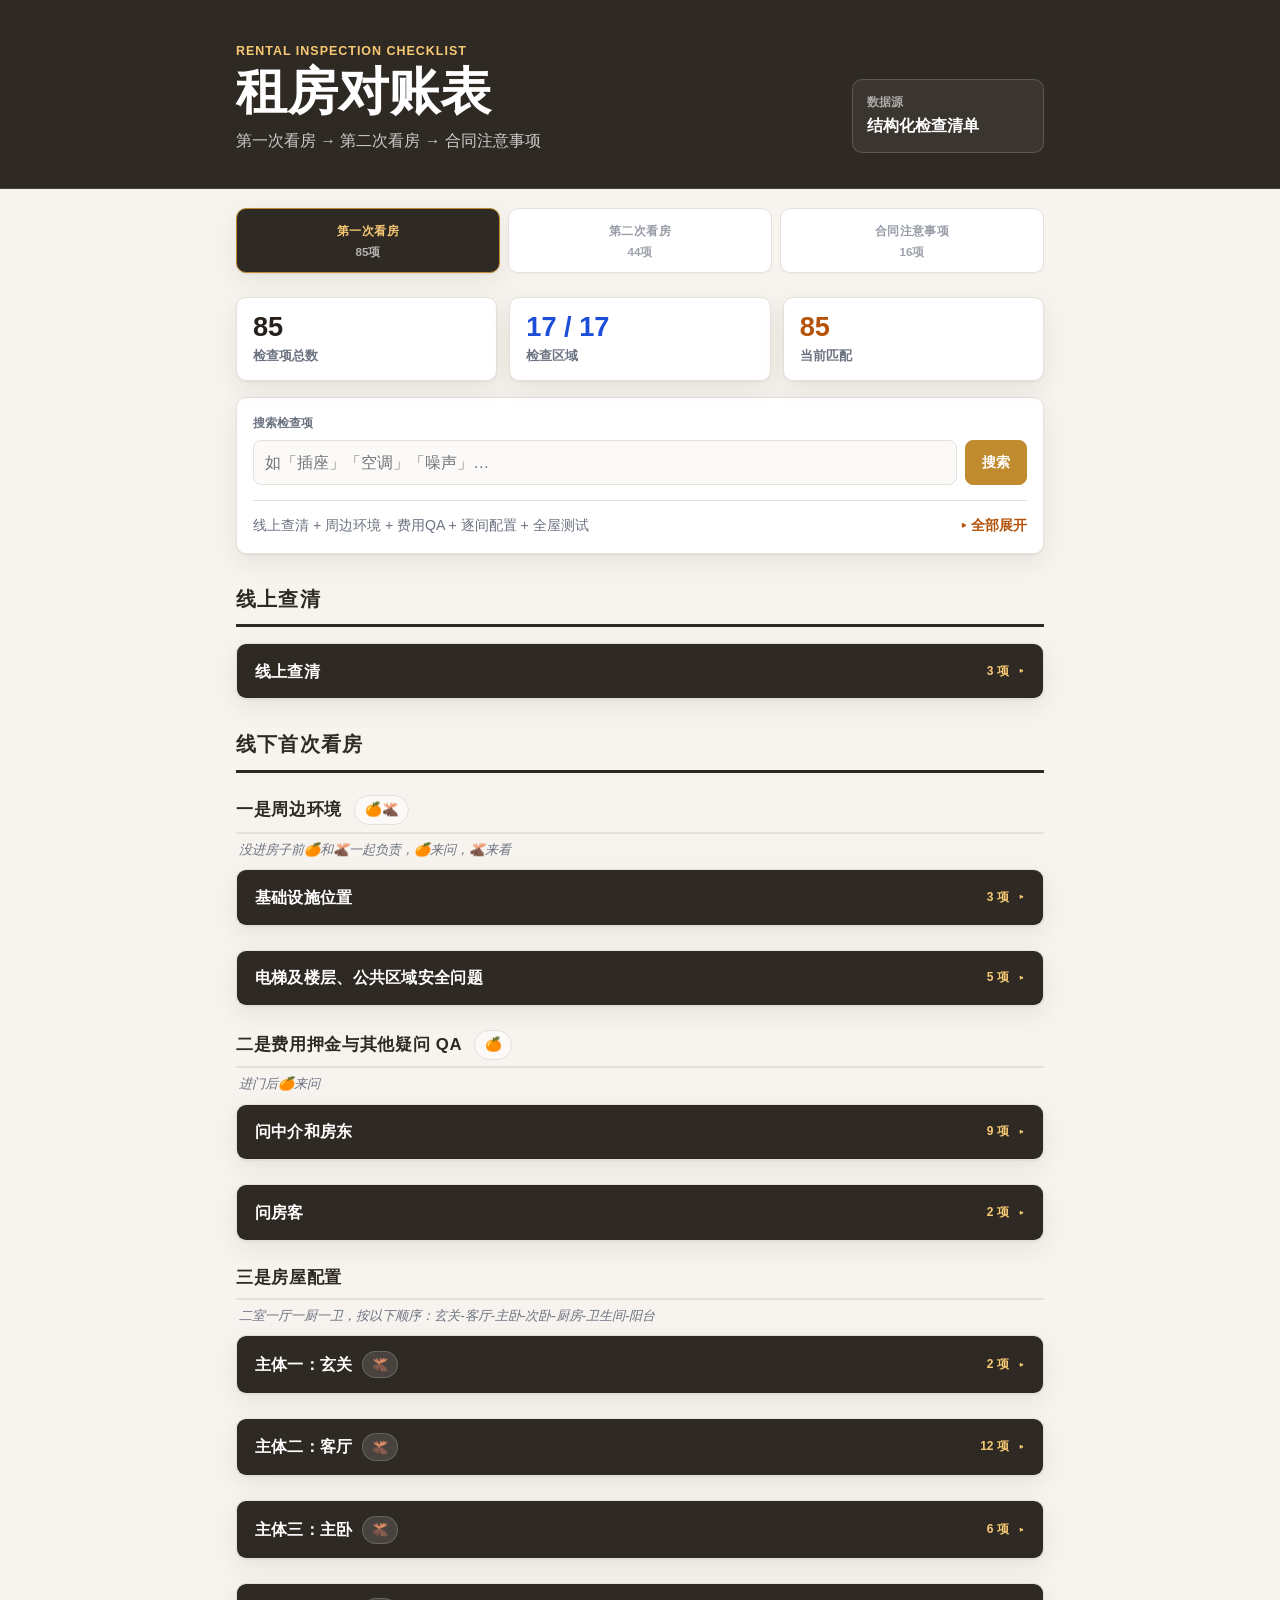
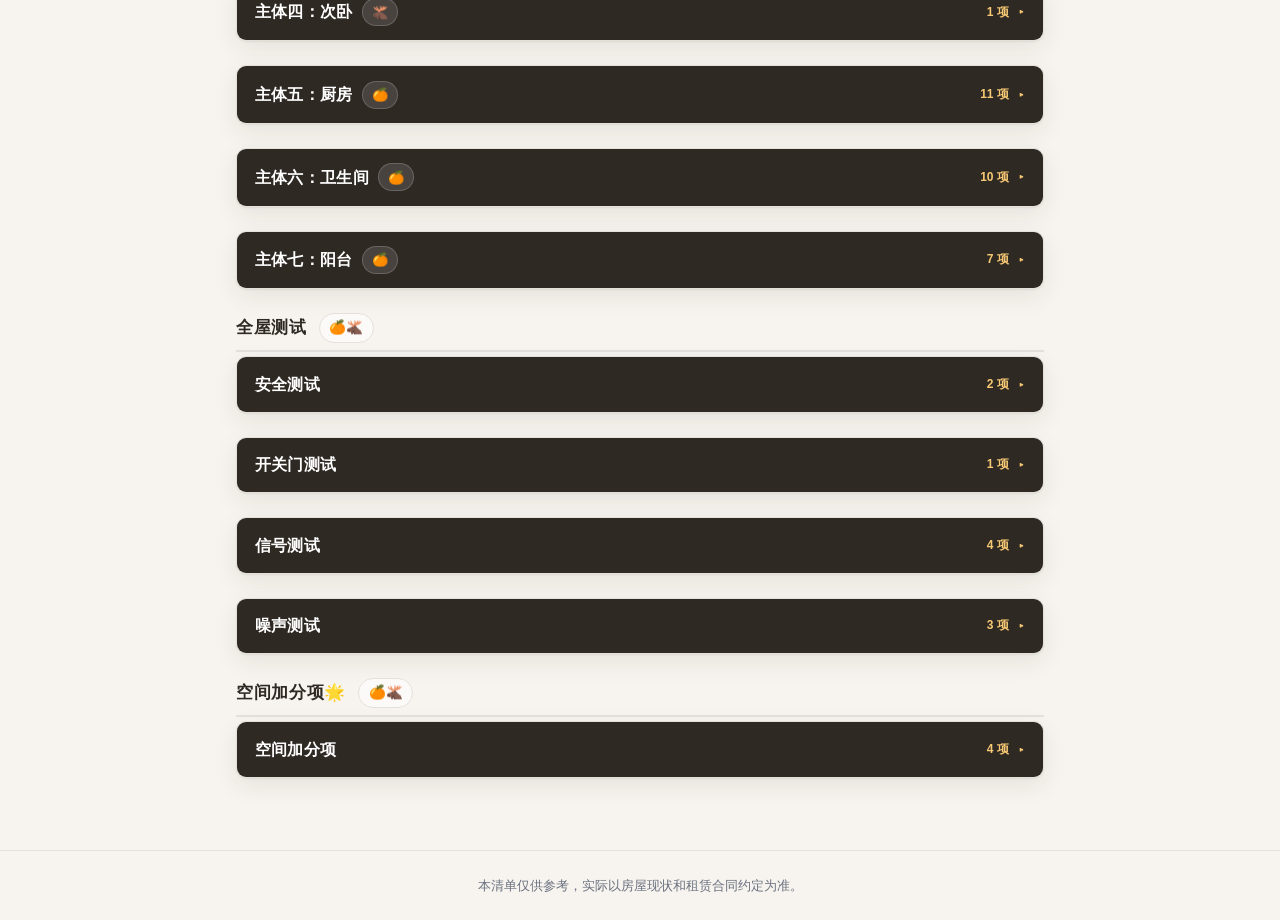
<file: index.html>
<!DOCTYPE html>
<html lang="zh-CN">
<head>
  <meta charset="UTF-8">
  <meta name="viewport" content="width=device-width, initial-scale=1.0">
  <title>租房对账表</title>
  <link rel="stylesheet" href="css/style.css">
</head>
<body>
  <header class="site-header">
    <div class="header-inner">
      <div>
        <p class="eyebrow">Rental Inspection Checklist</p>
        <h1>租房对账表</h1>
        <p class="subtitle">第一次看房 → 第二次看房 → 合同注意事项</p>
      </div>
      <div class="header-panel">
        <span class="panel-label">数据源</span>
        <span class="panel-value">结构化检查清单</span>
      </div>
    </div>
  </header>

  <main id="app" class="app-shell"></main>

  <footer class="site-footer">
    本清单仅供参考，实际以房屋现状和租赁合同约定为准。
  </footer>

  <script src="js/checklist-data.js"></script>
  <script src="js/app.js"></script>
</body>
</html>
</file>
<file: css/style.css>
*, *::before, *::after {
  box-sizing: border-box;
  margin: 0;
  padding: 0;
}

:root {
  --bg: #f7f3ee;
  --surface: #ffffff;
  --surface-soft: #fbfaf8;
  --text: #171717;
  --muted: #6b7280;
  --line: #e5e1da;
  --dark: #26211d;
  --green: #047857;
  --green-bg: #dff5ea;
  --blue: #1d4ed8;
  --blue-bg: #dbeafe;
  --amber: #b45309;
  --amber-bg: #fef3c7;
  --red: #b91c1c;
  --red-bg: #fee2e2;
  --shadow: 0 1px 2px rgba(0, 0, 0, .06), 0 8px 24px rgba(39, 32, 26, .08);
  --radius: 10px;
  --max-w: 840px;
}

html {
  scroll-behavior: smooth;
}

body {
  background: var(--bg);
  color: var(--text);
  font-family: -apple-system, BlinkMacSystemFont, "Segoe UI", "Noto Sans SC", sans-serif;
  line-height: 1.6;
  -webkit-font-smoothing: antialiased;
}

button,
input {
  font: inherit;
}

button {
  cursor: pointer;
}

.site-header {
  background: #2f2924;
  color: #fff;
  border-bottom: 1px solid rgba(255, 255, 255, .12);
}

.header-inner {
  display: flex;
  gap: 1.5rem;
  align-items: flex-end;
  justify-content: space-between;
  max-width: var(--max-w);
  margin: 0 auto;
  padding: 2.6rem 1rem 2.2rem;
}

.eyebrow {
  color: #f7c974;
  font-size: .78rem;
  font-weight: 800;
  letter-spacing: .08em;
  text-transform: uppercase;
}

.site-header h1 {
  margin-top: .18rem;
  font-size: clamp(2rem, 4vw, 3.4rem);
  line-height: 1.08;
}

.subtitle {
  margin-top: .5rem;
  color: rgba(255, 255, 255, .76);
  font-size: .98rem;
}

.header-panel {
  min-width: 12rem;
  border: 1px solid rgba(255, 255, 255, .16);
  border-radius: var(--radius);
  padding: .8rem .9rem;
  background: rgba(255, 255, 255, .06);
}

.panel-label,
.panel-value {
  display: block;
}

.panel-label {
  color: rgba(255, 255, 255, .58);
  font-size: .75rem;
  font-weight: 700;
}

.panel-value {
  margin-top: .1rem;
  font-weight: 800;
}

.app-shell {
  max-width: var(--max-w);
  margin: 0 auto;
  padding: 1.2rem 1rem 3rem;
}

.phase-tabs {
  display: flex;
  gap: .5rem;
  margin-bottom: 1.5rem;
}

.phase-tab {
  flex: 1;
  display: flex;
  flex-direction: column;
  align-items: center;
  gap: .15rem;
  border: 1px solid var(--line);
  border-radius: var(--radius);
  background: var(--surface);
  padding: .8rem .6rem .7rem;
  color: var(--muted);
  transition: border-color .18s, box-shadow .18s, color .18s;
  box-shadow: 0 1px 3px rgba(0,0,0,.04);
}

.phase-tab:hover {
  border-color: #c08a2f;
}

.phase-tab.active {
  border-color: #c08a2f;
  background: #2f2924;
  color: #fff;
  box-shadow: var(--shadow);
}

.tab-phase {
  font-size: .72rem;
  font-weight: 700;
  letter-spacing: .04em;
  opacity: .7;
}

.phase-tab.active .tab-phase {
  color: #f7c974;
  opacity: 1;
}

.tab-count {
  font-size: .72rem;
  font-weight: 600;
  opacity: .65;
}

.phase-panel {
  animation: fadeIn .2s ease;
}

@keyframes fadeIn {
  from { opacity: 0; transform: translateY(6px); }
  to { opacity: 1; transform: translateY(0); }
}

.stat-grid {
  display: grid;
  grid-template-columns: repeat(3, 1fr);
  gap: .75rem;
  margin-bottom: 1rem;
}

.stat-card {
  min-height: 5rem;
  border: 1px solid var(--line);
  border-radius: var(--radius);
  background: var(--surface);
  padding: .9rem 1rem;
  box-shadow: var(--shadow);
}

.stat-value {
  display: block;
  font-size: 1.7rem;
  line-height: 1;
  font-weight: 900;
}

.stat-label {
  display: block;
  margin-top: .35rem;
  color: var(--muted);
  font-size: .8rem;
  font-weight: 700;
}

.tone-green .stat-value { color: var(--green); }
.tone-blue .stat-value { color: var(--blue); }
.tone-amber .stat-value { color: var(--amber); }
.tone-red .stat-value { color: var(--red); }
.tone-dark .stat-value { color: var(--dark); }

.controls {
  margin-bottom: 1.2rem;
  border: 1px solid var(--line);
  border-radius: var(--radius);
  background: var(--surface);
  padding: 1rem;
  box-shadow: var(--shadow);
}

.search-row {
  display: grid;
  grid-template-columns: 1fr;
  gap: .75rem;
}

.search-box {
  display: grid;
  gap: .35rem;
}

.search-box span {
  color: var(--muted);
  font-size: .78rem;
  font-weight: 800;
}

.search-input-row {
  display: flex;
  gap: .5rem;
}

.search-input-row input {
  flex: 1;
  min-height: 2.6rem;
  border: 1px solid var(--line);
  border-radius: 8px;
  background: var(--surface-soft);
  color: var(--text);
  padding: .55rem .7rem;
  outline: none;
}

.search-input-row input:focus {
  border-color: #c08a2f;
  box-shadow: 0 0 0 3px rgba(192, 138, 47, .16);
}

.search-btn {
  flex-shrink: 0;
  min-height: 2.6rem;
  padding: .55rem 1rem;
  border: 1px solid #c08a2f;
  border-radius: 8px;
  background: #c08a2f;
  color: #fff;
  font-weight: 800;
  font-size: .88rem;
  cursor: pointer;
  transition: background .15s;
}

.search-btn:hover {
  background: #a67a26;
}

.search-box input {
  width: 100%;
  min-height: 2.6rem;
  border: 1px solid var(--line);
  border-radius: 8px;
  background: var(--surface-soft);
  color: var(--text);
  padding: .55rem .7rem;
  outline: none;
}

.search-box input:focus {
  border-color: #c08a2f;
  box-shadow: 0 0 0 3px rgba(192, 138, 47, .16);
}

.result-bar {
  display: flex;
  gap: .75rem;
  align-items: center;
  justify-content: space-between;
  margin-top: .9rem;
  padding-top: .85rem;
  border-top: 1px solid var(--line);
  color: var(--muted);
  font-size: .88rem;
}

.result-actions {
  display: flex;
  gap: .6rem;
  align-items: center;
}

.text-button {
  display: inline-flex;
  align-items: center;
  gap: .3rem;
  border: none;
  background: transparent;
  color: var(--amber);
  font-size: .88rem;
  font-weight: 800;
}

.check-section {
  margin-bottom: 1.5rem;
  border: 1px solid var(--line);
  border-radius: var(--radius);
  background: var(--surface);
  box-shadow: var(--shadow);
  overflow: hidden;
}

.part-header {
  margin: 1.8rem 0 1rem;
  padding-bottom: .6rem;
  border-bottom: 3px solid #2f2924;
}

.part-header:first-child {
  margin-top: 0;
}

.part-title {
  font-size: 1.25rem;
  font-weight: 900;
  color: #2f2924;
  letter-spacing: .06em;
}

.group-header {
  display: flex;
  align-items: center;
  gap: .75rem;
  margin: 1.4rem 0 .3rem;
  padding: 0 0 .4rem;
  border-bottom: 2px solid var(--line);
}

.group-header:first-child {
  margin-top: 0;
}

.group-title {
  font-size: 1.05rem;
  font-weight: 900;
  color: #2f2924;
  letter-spacing: .04em;
}

.group-role {
  font-size: .85rem;
  background: var(--surface-soft);
  border: 1px solid var(--line);
  border-radius: 999px;
  padding: .2rem .6rem;
  color: var(--muted);
  font-weight: 700;
}

.group-note {
  margin: .2rem 0 .6rem;
  color: var(--muted);
  font-size: .82rem;
  font-style: italic;
  padding-left: .2rem;
}

.section-note {
  padding: .3rem 1.1rem .5rem;
  margin-top: -.3rem;
  color: var(--muted);
  font-size: .8rem;
  font-style: italic;
  background: var(--surface-soft);
  border-bottom: 1px solid var(--line);
}

.item-sub {
  padding: .5rem 1.1rem .2rem;
  color: var(--amber);
  font-size: .78rem;
  font-weight: 800;
  letter-spacing: .03em;
  text-transform: uppercase;
}

.check-item.has-sub {
  padding-left: 1.5rem;
  border-left: 3px solid transparent;
}

.check-item.has-sub:hover {
  border-left-color: var(--line);
}

.section-header {
  display: flex;
  align-items: center;
  justify-content: space-between;
  padding: .9rem 1.1rem;
  background: #2f2924;
  color: #fff;
  cursor: pointer;
  user-select: none;
  transition: background .15s;
}

.section-header:hover {
  background: #3b342d;
}

.section-header-left {
  display: flex;
  align-items: center;
  gap: .6rem;
  min-width: 0;
}

.section-header h2 {
  font-size: 1rem;
  font-weight: 800;
  letter-spacing: .02em;
}

.role-badge {
  flex-shrink: 0;
  font-size: .82rem;
  background: rgba(255, 255, 255, .12);
  border: 1px solid rgba(255, 255, 255, .18);
  border-radius: 999px;
  padding: .15rem .55rem;
  color: #f7c974;
  font-weight: 700;
}

.section-header-right {
  display: flex;
  align-items: center;
  gap: .6rem;
  flex-shrink: 0;
}

.section-count {
  font-size: .75rem;
  font-weight: 700;
  color: #f7c974;
}

.section-arrow {
  font-size: .85rem;
  transition: transform .2s ease;
  color: #f7c974;
}

.check-section.open .section-arrow {
  transform: rotate(90deg);
}

.section-body {
  overflow: hidden;
  transition: max-height .3s ease, opacity .2s ease;
}

.check-section.collapsed .section-body {
  max-height: 0 !important;
  opacity: 0;
}

.check-section.collapsed .section-note {
  display: none;
}

.check-list {
  padding: .5rem 0;
}

.check-item {
  padding: .85rem 1.1rem;
  border-bottom: 1px solid var(--line);
}

.check-item:last-child {
  border-bottom: none;
}

.check-q {
  font-weight: 700;
  color: var(--text);
  font-size: .94rem;
  line-height: 1.5;
}

.check-hint {
  margin-top: .3rem;
  color: var(--muted);
  font-size: .82rem;
  line-height: 1.55;
}

.contract-list {
  padding: .5rem 0;
}

.contract-item {
  display: flex;
  gap: .9rem;
  padding: .85rem 1.1rem;
  border-bottom: 1px solid var(--line);
}

.contract-item:last-child {
  border-bottom: none;
}

.contract-num {
  flex-shrink: 0;
  width: 2.2rem;
  height: 2.2rem;
  border-radius: 999px;
  background: #2f2924;
  color: #f7c974;
  display: flex;
  align-items: center;
  justify-content: center;
  font-size: .82rem;
  font-weight: 900;
  letter-spacing: .04em;
}

.contract-body {
  min-width: 0;
}

.contract-q {
  font-weight: 700;
  color: var(--text);
  font-size: .94rem;
  line-height: 1.5;
}

.empty-state {
  margin-top: 1rem;
  border: 1px dashed #c9c1b7;
  border-radius: var(--radius);
  background: rgba(255, 255, 255, .6);
  padding: 2rem;
  text-align: center;
}

.empty-state p {
  margin-top: .4rem;
  color: var(--muted);
}

.site-footer {
  border-top: 1px solid var(--line);
  color: var(--muted);
  font-size: .82rem;
  padding: 1.5rem 1rem;
  text-align: center;
}

.checklist-ol {
  margin: 0;
  padding: .8rem 1.1rem .8rem 2.4rem;
  counter-reset: checklist-counter;
  list-style: none;
}

.checklist-ol li {
  position: relative;
  padding: .6rem 0 .6rem 2rem;
  border-bottom: 1px solid var(--line);
  color: var(--text);
  font-size: .94rem;
  line-height: 1.5;
  counter-increment: checklist-counter;
}

.checklist-ol > li:last-child {
  border-bottom: none;
}

.checklist-ol > li::before {
  content: counter(checklist-counter);
  position: absolute;
  left: -.2rem;
  top: .6rem;
  width: 1.8rem;
  height: 1.8rem;
  border-radius: 999px;
  background: #2f2924;
  color: #f7c974;
  display: flex;
  align-items: center;
  justify-content: center;
  font-size: .78rem;
  font-weight: 900;
}

.checklist-q {
  font-weight: 600;
}

.checklist-note {
  margin: .3rem 0 0;
  color: var(--muted);
  font-size: .85rem;
  font-weight: 400;
  line-height: 1.55;
}

.checklist-sub {
  margin: .4rem 0 0;
  padding-left: 1.2rem;
  list-style: none;
}

.checklist-sub li {
  position: relative;
  padding: .2rem 0 .2rem 1rem;
  font-size: .85rem;
  font-weight: 400;
  color: var(--muted);
  line-height: 1.55;
  border-bottom: none;
  counter-increment: none;
}

.checklist-sub li::before {
  content: '•';
  position: absolute;
  left: 0;
  color: var(--muted);
}
</file>
